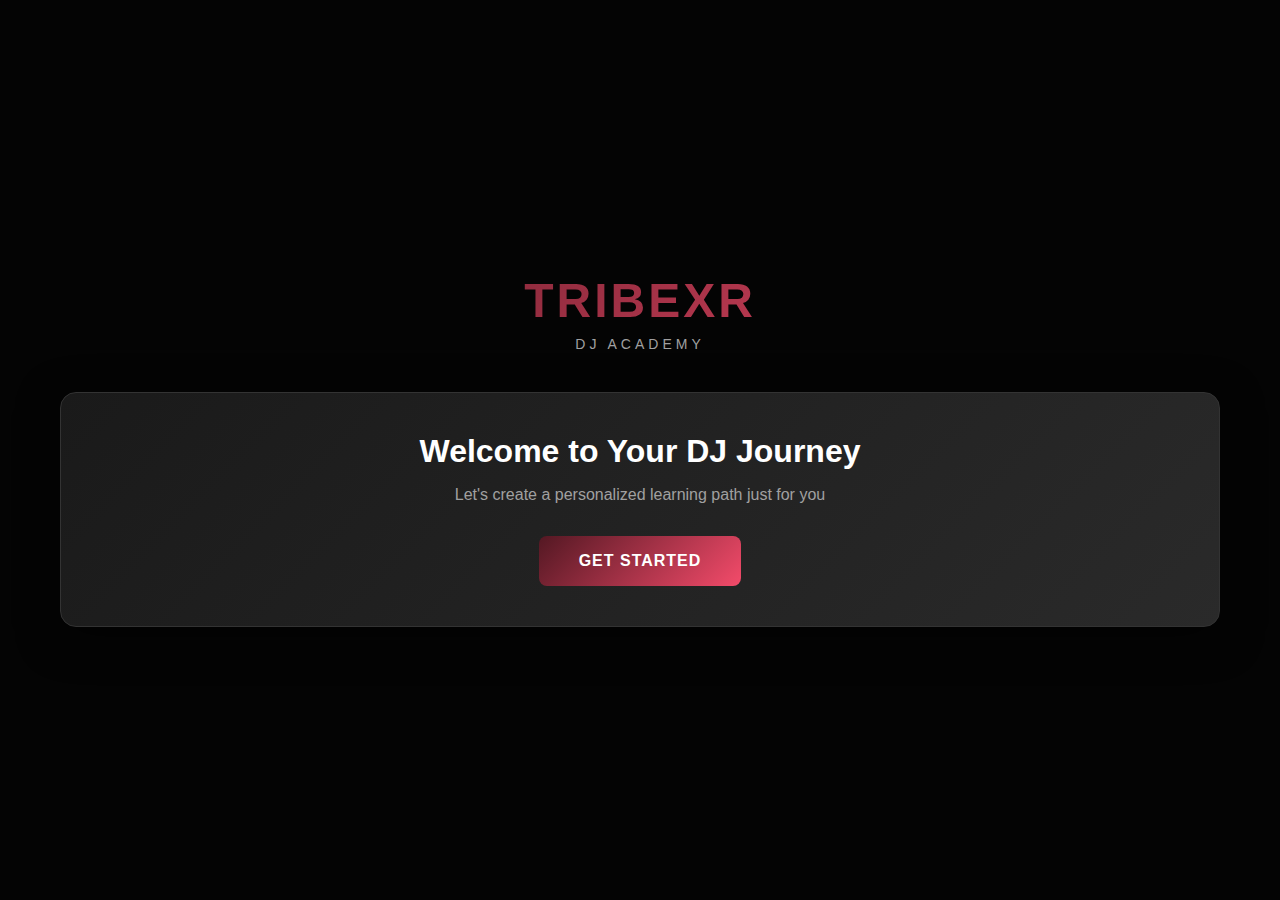
<file: index.html>
<!DOCTYPE html>
<html lang="en">
<head>
    <meta charset="UTF-8">
    <meta name="viewport" content="width=device-width, initial-scale=1.0">
    <title>TribeXR DJ Academy - Personalized Learning Journey</title>
    <link rel="stylesheet" href="styles.css">
</head>
<body>
    <div class="container">
        <!-- Welcome Screen -->
        <div class="step active" id="step-welcome">
            <div class="logo">
                <h1>TRIBEXR</h1>
                <p class="tagline">DJ ACADEMY</p>
            </div>
            <div class="content-card">
                <h2>Welcome to Your DJ Journey</h2>
                <p>Let's create a personalized learning path just for you</p>
                <button class="btn-primary" onclick="nextStep()">Get Started</button>
            </div>
        </div>

        <!-- Step 1: Skill Level -->
        <div class="step" id="step-skill">
            <div class="progress-bar">
                <div class="progress" style="width: 20%"></div>
            </div>
            <div class="content-card">
                <h2>What's your current DJ experience?</h2>
                <div class="options-grid">
                    <button class="option-card" data-value="first-timer" onclick="selectOption('skill', this)">
                        <span class="option-icon">🎧</span>
                        <h3>First Timer</h3>
                        <p>I've never DJ'd before</p>
                    </button>
                    <button class="option-card" data-value="beginner" onclick="selectOption('skill', this)">
                        <span class="option-icon">🎵</span>
                        <h3>Beginner</h3>
                        <p>I know the basics</p>
                    </button>
                    <button class="option-card" data-value="intermediate" onclick="selectOption('skill', this)">
                        <span class="option-icon">🎛️</span>
                        <h3>Intermediate</h3>
                        <p>I can mix tracks</p>
                    </button>
                    <button class="option-card" data-value="advanced" onclick="selectOption('skill', this)">
                        <span class="option-icon">🔥</span>
                        <h3>Advanced</h3>
                        <p>I perform regularly</p>
                    </button>
                </div>
                <button class="btn-secondary" onclick="previousStep()">Back</button>
            </div>
        </div>

        <!-- Step 2: Music Genre -->
        <div class="step" id="step-genre">
            <div class="progress-bar">
                <div class="progress" style="width: 40%"></div>
            </div>
            <div class="content-card">
                <h2>What music genres do you love?</h2>
                <p class="subtitle">Select all that apply</p>
                <div class="options-grid multi-select">
                    <button class="option-card" data-value="house" onclick="toggleOption('genre', this)">
                        <h3>House</h3>
                    </button>
                    <button class="option-card" data-value="edm" onclick="toggleOption('genre', this)">
                        <h3>EDM</h3>
                    </button>
                    <button class="option-card" data-value="techno" onclick="toggleOption('genre', this)">
                        <h3>Techno</h3>
                    </button>
                    <button class="option-card" data-value="tech-house" onclick="toggleOption('genre', this)">
                        <h3>Tech House</h3>
                    </button>
                    <button class="option-card" data-value="hip-hop-rnb" onclick="toggleOption('genre', this)">
                        <h3>Hip Hop / R&B</h3>
                    </button>
                    <button class="option-card" data-value="commercial" onclick="toggleOption('genre', this)">
                        <h3>Commercial</h3>
                    </button>
                </div>
                <div class="nav-buttons">
                    <button class="btn-secondary" onclick="previousStep()">Back</button>
                    <button class="btn-primary" onclick="nextStep()" disabled id="genre-next">Continue</button>
                </div>
            </div>
        </div>

        <!-- Step 3: Goals -->
        <div class="step" id="step-goals">
            <div class="progress-bar">
                <div class="progress" style="width: 60%"></div>
            </div>
            <div class="content-card">
                <h2>What are your DJ goals?</h2>
                <div class="options-grid">
                    <button class="option-card" data-value="have-fun" onclick="selectOption('goals', this)">
                        <span class="option-icon">🎉</span>
                        <h3>Have Fun</h3>
                        <p>DJ for myself and friends</p>
                    </button>
                    <button class="option-card" data-value="learn" onclick="selectOption('goals', this)">
                        <span class="option-icon">📚</span>
                        <h3>Learn</h3>
                        <p>Master the fundamentals</p>
                    </button>
                    <button class="option-card" data-value="become-pro" onclick="selectOption('goals', this)">
                        <span class="option-icon">🏆</span>
                        <h3>Become a Pro</h3>
                        <p>Perform professionally</p>
                    </button>
                </div>
                <button class="btn-secondary" onclick="previousStep()">Back</button>
            </div>
        </div>

        <!-- Step 4: Practice Frequency -->
        <div class="step" id="step-frequency">
            <div class="progress-bar">
                <div class="progress" style="width: 80%"></div>
            </div>
            <div class="content-card">
                <h2>How often will you practice?</h2>
                <div class="options-list">
                    <button class="option-list-item" data-value="daily" onclick="selectOption('frequency', this)">
                        <span>Daily</span>
                        <span class="option-detail">Every day</span>
                    </button>
                    <button class="option-list-item" data-value="few-times-week" onclick="selectOption('frequency', this)">
                        <span>A few times a week</span>
                        <span class="option-detail">3-4 times</span>
                    </button>
                    <button class="option-list-item" data-value="weekly" onclick="selectOption('frequency', this)">
                        <span>Weekly</span>
                        <span class="option-detail">Once a week</span>
                    </button>
                    <button class="option-list-item" data-value="monthly" onclick="selectOption('frequency', this)">
                        <span>Monthly</span>
                        <span class="option-detail">A few times a month</span>
                    </button>
                    <button class="option-list-item" data-value="occasionally" onclick="selectOption('frequency', this)">
                        <span>Occasionally</span>
                        <span class="option-detail">When I have time</span>
                    </button>
                </div>
                <button class="btn-secondary" onclick="previousStep()">Back</button>
            </div>
        </div>

        <!-- Step 5: Personalized Lesson Flow -->
        <div class="step" id="step-lessons">
            <div class="content-card full-width">
                <h2>Your Personalized DJ Journey</h2>
                <p class="subtitle">Based on your preferences, here's your custom learning path</p>
                
                <div class="lesson-path" id="lesson-path">
                    <!-- Dynamically generated lesson flow will appear here -->
                </div>

                <div class="lesson-library">
                    <h3>Complete Lesson Library</h3>
                    <div class="filter-tabs">
                        <button class="filter-tab active" onclick="filterLessons('all')">All Lessons</button>
                        <button class="filter-tab" onclick="filterLessons('recommended')">Recommended</button>
                        <button class="filter-tab" onclick="filterLessons('equipment')">By Equipment</button>
                        <button class="filter-tab" onclick="filterLessons('skill')">By Skill</button>
                    </div>
                    
                    <div class="table-wrapper">
                        <table id="lessons-table">
                            <thead>
                                <tr>
                                    <th>Lesson</th>
                                    <th>Skill</th>
                                    <th>Difficulty</th>
                                    <th>Equipment</th>
                                    <th>Genre</th>
                                    <th>Rating</th>
                                    <th>Action</th>
                                </tr>
                            </thead>
                            <tbody id="lessons-tbody">
                                <!-- Dynamically populated -->
                            </tbody>
                        </table>
                    </div>
                </div>

                <div class="nav-buttons">
                    <button class="btn-secondary" onclick="restartOnboarding()">Start Over</button>
                    <button class="btn-primary" onclick="startLearning()">Begin Learning</button>
                </div>
            </div>
        </div>
    </div>

    <script src="lessons-data.js"></script>
    <script src="script.js"></script>
</body>
</html>
</file>
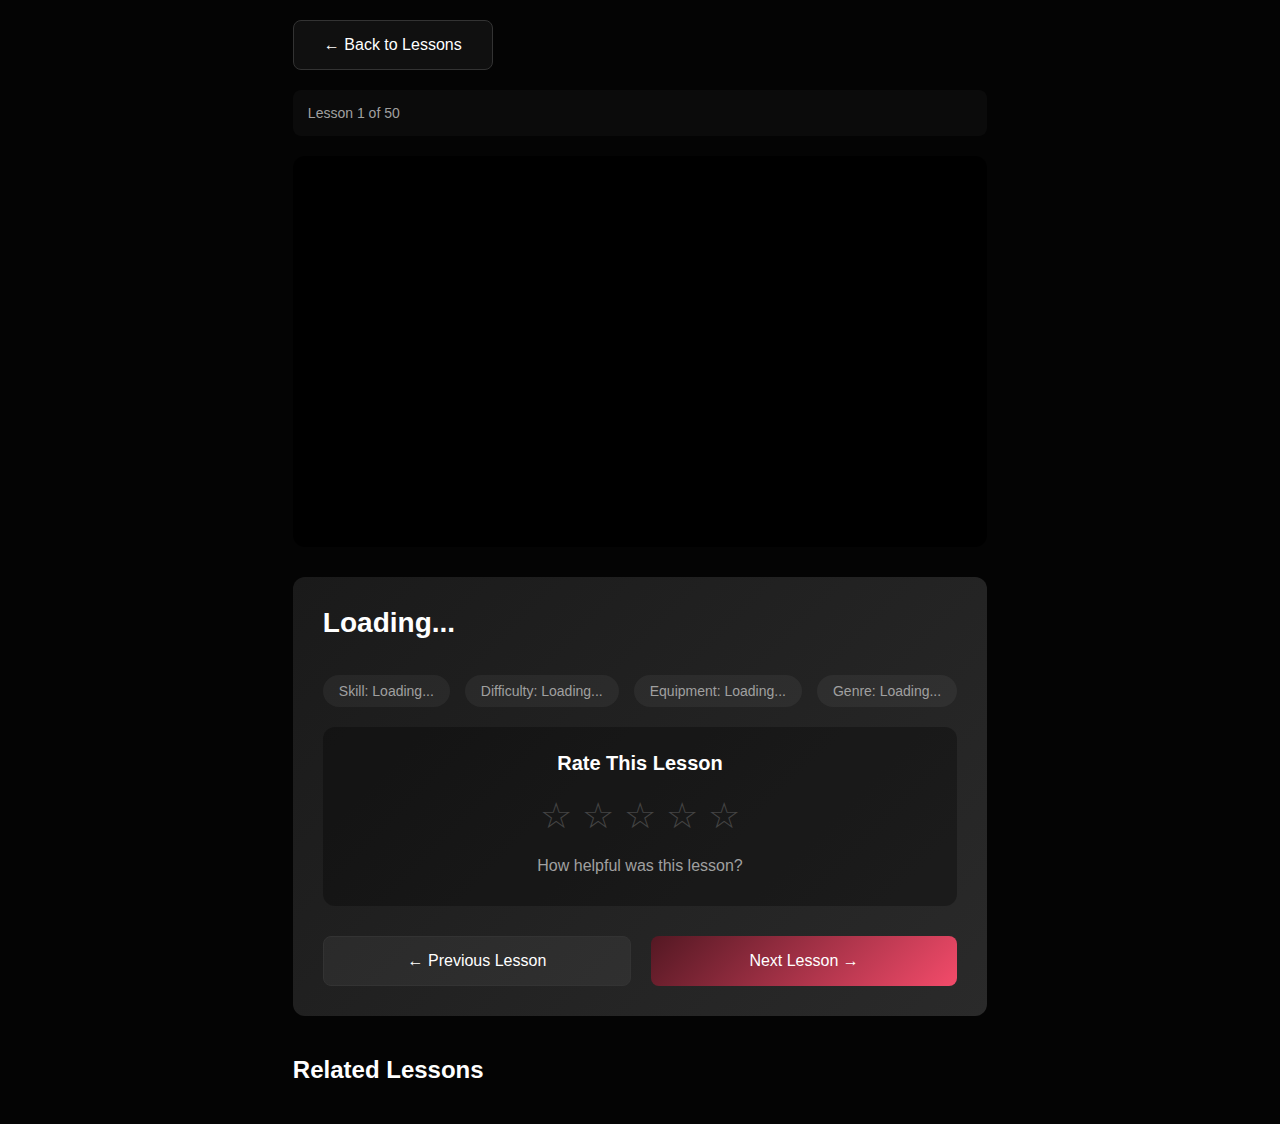
<file: lesson-viewer.html>
<!DOCTYPE html>
<html lang="en">
<head>
    <meta charset="UTF-8">
    <meta name="viewport" content="width=device-width, initial-scale=1.0">
    <title>TribeXR - Lesson Viewer</title>
    <link rel="stylesheet" href="styles.css">
    <style>
        .viewer-container {
            max-width: 1400px;
            margin: 0 auto;
            padding: 20px;
        }
        
        .video-container {
            position: relative;
            width: 100%;
            padding-bottom: 56.25%; /* 16:9 aspect ratio */
            margin-bottom: 30px;
            background: #000;
            border-radius: 12px;
            overflow: hidden;
        }
        
        .video-container iframe {
            position: absolute;
            top: 0;
            left: 0;
            width: 100%;
            height: 100%;
            border: none;
        }
        
        .lesson-details {
            background: var(--bg-card);
            border-radius: 12px;
            padding: 30px;
            margin-bottom: 30px;
        }
        
        .lesson-header {
            display: flex;
            justify-content: space-between;
            align-items: center;
            margin-bottom: 20px;
            flex-wrap: wrap;
            gap: 20px;
        }
        
        .lesson-title {
            font-size: 28px;
            font-weight: 700;
        }
        
        .lesson-metadata {
            display: flex;
            gap: 15px;
            flex-wrap: wrap;
            margin-bottom: 20px;
        }
        
        .metadata-item {
            padding: 8px 16px;
            background: rgba(255,255,255,0.05);
            border-radius: 20px;
            font-size: 14px;
            color: var(--text-secondary);
        }
        
        .rating-section {
            background: rgba(0,0,0,0.3);
            border-radius: 12px;
            padding: 25px;
            text-align: center;
        }
        
        .rating-section h3 {
            margin-bottom: 20px;
            font-size: 20px;
        }
        
        .star-rating {
            display: flex;
            justify-content: center;
            gap: 10px;
            margin-bottom: 20px;
        }
        
        .star-btn {
            background: none;
            border: none;
            font-size: 36px;
            cursor: pointer;
            color: #444;
            transition: all 0.3s ease;
            padding: 0;
        }
        
        .star-btn:hover {
            transform: scale(1.2);
        }
        
        .star-btn.filled {
            color: #FFD700;
        }
        
        .star-btn.hover {
            color: #FFA500;
        }
        
        .rating-message {
            font-size: 16px;
            color: var(--text-secondary);
            margin-top: 15px;
            min-height: 24px;
        }
        
        .rating-message.success {
            color: var(--success);
        }
        
        .navigation-buttons {
            display: flex;
            justify-content: space-between;
            gap: 20px;
            margin-top: 30px;
        }
        
        .nav-btn {
            flex: 1;
            padding: 15px 30px;
            background: rgba(255,255,255,0.05);
            border: 1px solid var(--border-color);
            border-radius: 8px;
            color: var(--text-primary);
            cursor: pointer;
            transition: all 0.3s ease;
            font-size: 16px;
        }
        
        .nav-btn:hover {
            background: rgba(255,255,255,0.1);
            transform: translateY(-2px);
        }
        
        .nav-btn.primary {
            background: var(--accent-gradient);
            border: none;
        }
        
        .progress-tracker {
            display: flex;
            align-items: center;
            gap: 10px;
            padding: 15px;
            background: rgba(255,255,255,0.03);
            border-radius: 8px;
            margin-bottom: 20px;
        }
        
        .progress-text {
            font-size: 14px;
            color: var(--text-secondary);
        }
        
        .related-lessons {
            margin-top: 40px;
        }
        
        .related-lessons h3 {
            font-size: 24px;
            margin-bottom: 20px;
        }
        
        .related-grid {
            display: grid;
            grid-template-columns: repeat(auto-fill, minmax(250px, 1fr));
            gap: 20px;
        }
        
        .related-card {
            background: rgba(255,255,255,0.03);
            border: 1px solid var(--border-color);
            border-radius: 8px;
            padding: 20px;
            cursor: pointer;
            transition: all 0.3s ease;
        }
        
        .related-card:hover {
            background: rgba(255,255,255,0.08);
            border-color: var(--accent-primary);
            transform: translateY(-4px);
        }
        
        .related-card h4 {
            font-size: 16px;
            margin-bottom: 8px;
        }
        
        .related-card p {
            font-size: 12px;
            color: var(--text-secondary);
            margin: 0;
        }
        
        @media (max-width: 768px) {
            .lesson-header {
                flex-direction: column;
                align-items: flex-start;
            }
            
            .star-btn {
                font-size: 28px;
            }
            
            .navigation-buttons {
                flex-direction: column;
            }
        }
    </style>
</head>
<body>
    <div class="viewer-container">
        <!-- Back to lessons button -->
        <button class="nav-btn" onclick="backToLessons()" style="width: auto; margin-bottom: 20px;">
            ← Back to Lessons
        </button>
        
        <!-- Progress tracker -->
        <div class="progress-tracker">
            <span class="progress-text">Lesson <span id="lesson-number">1</span> of <span id="total-lessons">50</span></span>
        </div>
        
        <!-- Video Player -->
        <div class="video-container">
            <iframe id="video-frame" 
                    src="" 
                    allow="accelerometer; autoplay; clipboard-write; encrypted-media; gyroscope; picture-in-picture" 
                    allowfullscreen>
            </iframe>
        </div>
        
        <!-- Lesson Details -->
        <div class="lesson-details">
            <div class="lesson-header">
                <h2 class="lesson-title" id="lesson-title">Loading...</h2>
            </div>
            
            <div class="lesson-metadata">
                <span class="metadata-item" id="skill-badge">Skill: Loading...</span>
                <span class="metadata-item" id="difficulty-badge">Difficulty: Loading...</span>
                <span class="metadata-item" id="equipment-badge">Equipment: Loading...</span>
                <span class="metadata-item" id="genre-badge">Genre: Loading...</span>
            </div>
            
            <!-- Rating Section -->
            <div class="rating-section">
                <h3>Rate This Lesson</h3>
                <div class="star-rating" id="star-rating">
                    <button class="star-btn" data-rating="1" onclick="setRating(1)">☆</button>
                    <button class="star-btn" data-rating="2" onclick="setRating(2)">☆</button>
                    <button class="star-btn" data-rating="3" onclick="setRating(3)">☆</button>
                    <button class="star-btn" data-rating="4" onclick="setRating(4)">☆</button>
                    <button class="star-btn" data-rating="5" onclick="setRating(5)">☆</button>
                </div>
                <div class="rating-message" id="rating-message">How helpful was this lesson?</div>
            </div>
            
            <!-- Navigation -->
            <div class="navigation-buttons">
                <button class="nav-btn" id="prev-btn" onclick="previousLesson()">← Previous Lesson</button>
                <button class="nav-btn primary" id="next-btn" onclick="nextLesson()">Next Lesson →</button>
            </div>
        </div>
        
        <!-- Related Lessons -->
        <div class="related-lessons">
            <h3>Related Lessons</h3>
            <div class="related-grid" id="related-grid">
                <!-- Dynamically populated -->
            </div>
        </div>
    </div>
    
    <script src="lessons-data.js"></script>
    <script>
        let currentLessonIndex = 0;
        let userRatings = {};
        
        // Load saved ratings from localStorage
        const savedRatings = localStorage.getItem('lessonRatings');
        if (savedRatings) {
            userRatings = JSON.parse(savedRatings);
        }
        
        // Get lesson index from URL parameter
        const urlParams = new URLSearchParams(window.location.search);
        const lessonIndex = urlParams.get('lesson');
        if (lessonIndex !== null) {
            currentLessonIndex = parseInt(lessonIndex);
        }
        
        function loadLesson(index) {
            if (index < 0 || index >= lessons.length) return;
            
            currentLessonIndex = index;
            const lesson = lessons[index];
            
            // Update URL without reloading
            const newUrl = `${window.location.pathname}?lesson=${index}`;
            window.history.replaceState({}, '', newUrl);
            
            // Update video
            const videoId = extractVideoId(lesson.link);
            document.getElementById('video-frame').src = `https://www.youtube.com/embed/${videoId}?rel=0`;
            
            // Update lesson details
            document.getElementById('lesson-title').textContent = lesson.name;
            document.getElementById('skill-badge').textContent = `Skill: ${lesson.skill}`;
            document.getElementById('difficulty-badge').textContent = `Difficulty: ${lesson.difficulty}`;
            document.getElementById('equipment-badge').textContent = `Equipment: ${lesson.equipment}`;
            document.getElementById('genre-badge').textContent = `Genre: ${lesson.genre}`;
            
            // Update progress
            document.getElementById('lesson-number').textContent = index + 1;
            document.getElementById('total-lessons').textContent = lessons.length;
            
            // Update navigation buttons
            document.getElementById('prev-btn').disabled = index === 0;
            document.getElementById('next-btn').disabled = index === lessons.length - 1;
            
            // Load saved rating if exists
            if (userRatings[lesson.name]) {
                updateStars(userRatings[lesson.name]);
                document.getElementById('rating-message').textContent = `You rated this lesson ${userRatings[lesson.name]} stars`;
                document.getElementById('rating-message').classList.add('success');
            } else {
                updateStars(0);
                document.getElementById('rating-message').textContent = 'How helpful was this lesson?';
                document.getElementById('rating-message').classList.remove('success');
            }
            
            // Load related lessons
            loadRelatedLessons(lesson);
            
            // Scroll to top
            window.scrollTo(0, 0);
        }
        
        function extractVideoId(url) {
            const match = url.match(/(?:youtube\.com\/watch\?v=|youtu\.be\/)([^&\n?#]+)/);
            return match ? match[1] : '';
        }
        
        function setRating(rating) {
            const lesson = lessons[currentLessonIndex];
            userRatings[lesson.name] = rating;
            
            // Save to localStorage
            localStorage.setItem('lessonRatings', JSON.stringify(userRatings));
            
            // Update UI
            updateStars(rating);
            
            // Show success message
            const message = document.getElementById('rating-message');
            message.textContent = `Thank you! You rated this lesson ${rating} star${rating > 1 ? 's' : ''}`;
            message.classList.add('success');
            
            // Animate stars
            const stars = document.querySelectorAll('.star-btn');
            stars.forEach((star, index) => {
                if (index < rating) {
                    star.style.transform = 'scale(1.2)';
                    setTimeout(() => {
                        star.style.transform = 'scale(1)';
                    }, 300);
                }
            });
        }
        
        function updateStars(rating) {
            const stars = document.querySelectorAll('.star-btn');
            stars.forEach((star, index) => {
                if (index < rating) {
                    star.textContent = '★';
                    star.classList.add('filled');
                } else {
                    star.textContent = '☆';
                    star.classList.remove('filled');
                }
            });
        }
        
        // Add hover effect for stars
        document.querySelectorAll('.star-btn').forEach((star, index) => {
            star.addEventListener('mouseenter', () => {
                const stars = document.querySelectorAll('.star-btn');
                stars.forEach((s, i) => {
                    if (i <= index) {
                        s.classList.add('hover');
                    } else {
                        s.classList.remove('hover');
                    }
                });
            });
        });
        
        document.getElementById('star-rating').addEventListener('mouseleave', () => {
            document.querySelectorAll('.star-btn').forEach(star => {
                star.classList.remove('hover');
            });
        });
        
        function previousLesson() {
            if (currentLessonIndex > 0) {
                loadLesson(currentLessonIndex - 1);
            }
        }
        
        function nextLesson() {
            if (currentLessonIndex < lessons.length - 1) {
                loadLesson(currentLessonIndex + 1);
            }
        }
        
        function backToLessons() {
            // Check if user has completed onboarding and should return to lessons\n            const savedProfile = localStorage.getItem('tribexr-user-profile');\n            if (savedProfile) {\n                const profile = JSON.parse(savedProfile);\n                if (profile.completedOnboarding) {\n                    // Return directly to lessons page\n                    window.location.href = 'index.html?skipToLessons=true';\n                    return;\n                }\n            }\n            \n            // Fallback to regular index\n            window.location.href = 'index.html';\n        }
        
        function loadRelatedLessons(currentLesson) {
            const related = lessons.filter(lesson => 
                (lesson.skill === currentLesson.skill || 
                 lesson.genre === currentLesson.genre ||
                 lesson.equipment === currentLesson.equipment) &&
                lesson.name !== currentLesson.name
            ).slice(0, 4);
            
            const grid = document.getElementById('related-grid');
            grid.innerHTML = related.map((lesson, i) => {
                const lessonIndex = lessons.findIndex(l => l.name === lesson.name);
                return `
                    <div class="related-card" onclick="loadLesson(${lessonIndex})">
                        <h4>${lesson.name}</h4>
                        <p>${lesson.skill} • ${lesson.difficulty}</p>
                    </div>
                `;
            }).join('');
        }
        
        // Initialize
        loadLesson(currentLessonIndex);
    </script>
</body>
</html>
</file>
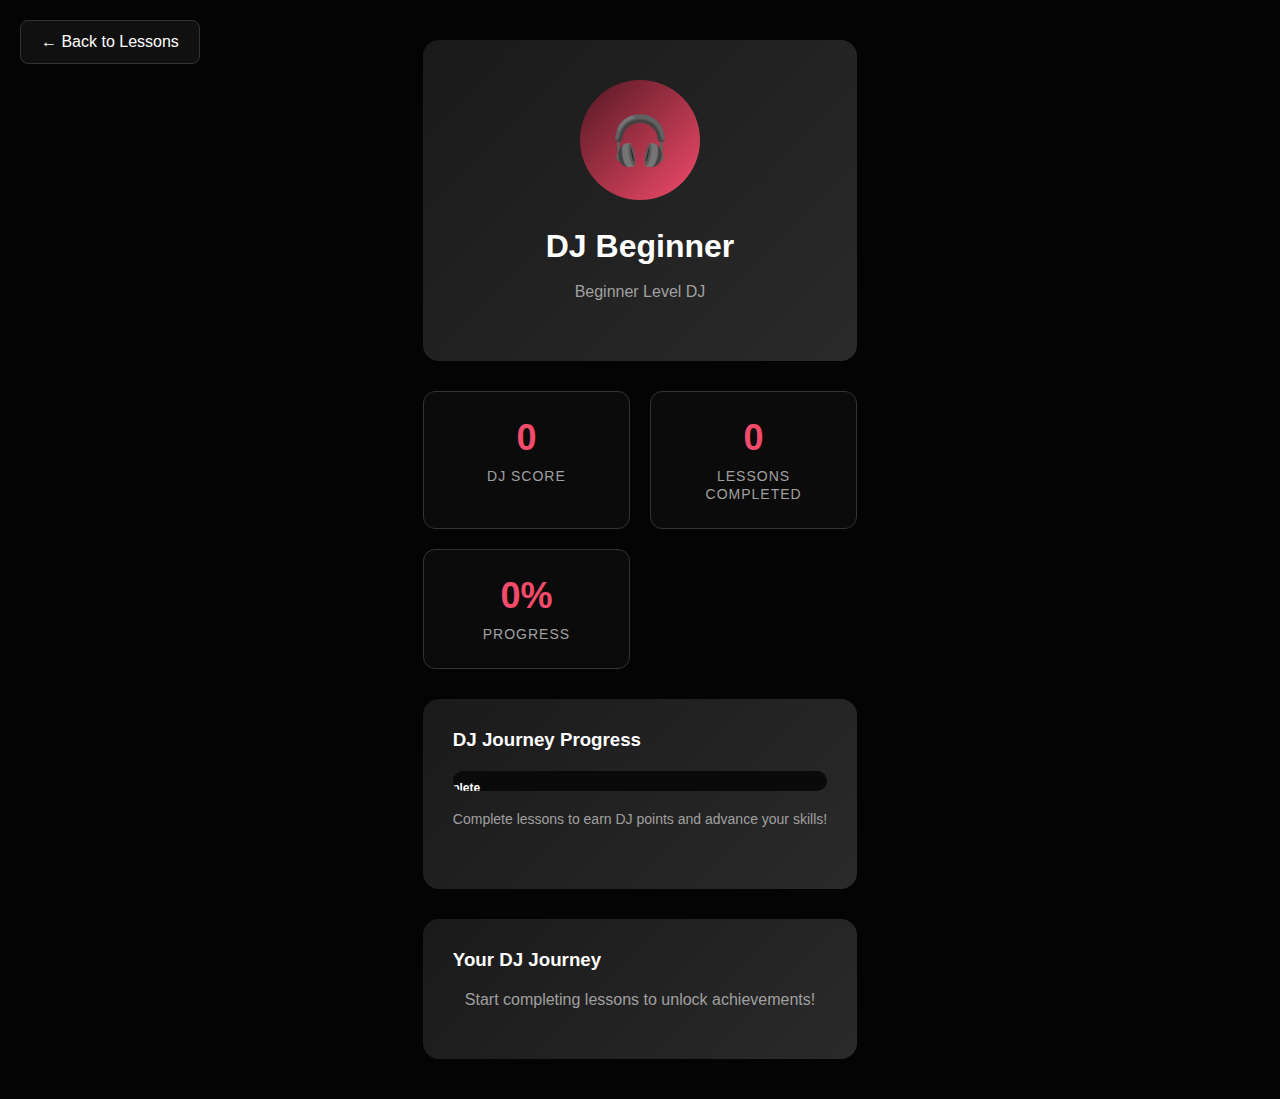
<file: profile.html>
<!DOCTYPE html>
<html lang="en">
<head>
    <meta charset="UTF-8">
    <meta name="viewport" content="width=device-width, initial-scale=1.0">
    <title>TribeXR - DJ Profile</title>
    <link rel="stylesheet" href="styles.css">
    <style>
        .profile-container {
            max-width: 800px;
            margin: 0 auto;
            padding: 40px 20px;
        }
        
        .profile-header {
            background: var(--bg-card);
            border-radius: 16px;
            padding: 40px;
            margin-bottom: 30px;
            text-align: center;
            position: relative;
        }
        
        .profile-picture {
            width: 120px;
            height: 120px;
            border-radius: 50%;
            background: var(--accent-gradient);
            margin: 0 auto 20px;
            display: flex;
            align-items: center;
            justify-content: center;
            font-size: 48px;
            color: white;
            cursor: pointer;
            transition: all 0.3s ease;
        }
        
        .profile-picture:hover {
            transform: scale(1.05);
        }
        
        .dj-name {
            font-size: 32px;
            font-weight: 700;
            margin-bottom: 10px;
            color: var(--text-primary);
            cursor: pointer;
            display: inline-block;
            padding: 8px 16px;
            border-radius: 8px;
            transition: all 0.3s ease;
        }
        
        .dj-name:hover {
            background: rgba(255,255,255,0.05);
        }
        
        .dj-name-input {
            font-size: 32px;
            font-weight: 700;
            background: var(--bg-secondary);
            border: 2px solid var(--accent-primary);
            border-radius: 8px;
            padding: 8px 16px;
            color: var(--text-primary);
            text-align: center;
            max-width: 300px;
        }
        
        .profile-level {
            font-size: 16px;
            color: var(--text-secondary);
            margin-bottom: 20px;
        }
        
        .profile-stats-grid {
            display: grid;
            grid-template-columns: repeat(auto-fit, minmax(200px, 1fr));
            gap: 20px;
            margin-bottom: 30px;
        }
        
        .stat-card {
            background: rgba(255,255,255,0.03);
            border: 1px solid var(--border-color);
            border-radius: 12px;
            padding: 25px;
            text-align: center;
        }
        
        .stat-number {
            font-size: 36px;
            font-weight: 700;
            color: var(--accent-primary);
            display: block;
            margin-bottom: 8px;
        }
        
        .stat-label {
            font-size: 14px;
            color: var(--text-secondary);
            text-transform: uppercase;
            letter-spacing: 1px;
        }
        
        .progress-section {
            background: var(--bg-card);
            border-radius: 16px;
            padding: 30px;
            margin-bottom: 30px;
        }
        
        .progress-bar-container {
            background: var(--bg-secondary);
            border-radius: 20px;
            height: 20px;
            margin: 20px 0;
            overflow: hidden;
        }
        
        .progress-bar-fill {
            background: var(--accent-gradient);
            height: 100%;
            border-radius: 20px;
            transition: width 0.8s ease;
            position: relative;
        }
        
        .progress-text {
            position: absolute;
            top: 50%;
            left: 50%;
            transform: translate(-50%, -50%);
            font-size: 12px;
            font-weight: 600;
            color: white;
            z-index: 2;
        }
        
        .achievements-section {
            background: var(--bg-card);
            border-radius: 16px;
            padding: 30px;
        }
        
        .achievement-badge {
            display: inline-block;
            background: var(--accent-secondary);
            color: var(--text-primary);
            padding: 8px 16px;
            border-radius: 20px;
            font-size: 14px;
            margin: 5px;
            border: 1px solid var(--accent-primary);
        }
        
        .back-btn {
            position: absolute;
            top: 20px;
            left: 20px;
            background: rgba(255,255,255,0.05);
            border: 1px solid var(--border-color);
            border-radius: 8px;
            padding: 12px 20px;
            color: var(--text-primary);
            text-decoration: none;
            transition: all 0.3s ease;
        }
        
        .back-btn:hover {
            background: rgba(255,255,255,0.1);
            transform: translateY(-2px);
        }
        
        @media (max-width: 768px) {
            .profile-header {
                padding: 30px 20px;
            }
            
            .dj-name, .dj-name-input {
                font-size: 24px;
            }
            
            .stat-number {
                font-size: 28px;
            }
        }
    </style>
</head>
<body>
    <div class="profile-container">
        <a href="index.html?skipToLessons=true" class="back-btn">← Back to Lessons</a>
        
        <div class="profile-header">
            <div class="profile-picture" onclick="changePicture()">🎧</div>
            <h1 class="dj-name" id="dj-name" onclick="editName()">DJ Beginner</h1>
            <p class="profile-level" id="profile-level">Beginner Level DJ</p>
        </div>
        
        <div class="profile-stats-grid">
            <div class="stat-card">
                <span class="stat-number" id="dj-score">0</span>
                <span class="stat-label">DJ Score</span>
            </div>
            <div class="stat-card">
                <span class="stat-number" id="lessons-completed">0</span>
                <span class="stat-label">Lessons Completed</span>
            </div>
            <div class="stat-card">
                <span class="stat-number" id="completion-percentage">0%</span>
                <span class="stat-label">Progress</span>
            </div>
        </div>
        
        <div class="progress-section">
            <h3>DJ Journey Progress</h3>
            <div class="progress-bar-container">
                <div class="progress-bar-fill" id="progress-bar" style="width: 0%">
                    <span class="progress-text" id="progress-text">0% Complete</span>
                </div>
            </div>
            <p style="color: var(--text-secondary); font-size: 14px;">Complete lessons to earn DJ points and advance your skills!</p>
        </div>
        
        <div class="achievements-section">
            <h3>Your DJ Journey</h3>
            <div id="achievements-container">
                <p style="color: var(--text-secondary); margin: 20px 0;">Start completing lessons to unlock achievements!</p>
            </div>
        </div>
    </div>
    
    <script>
        let userProfile = {};
        
        // Load user profile
        function loadProfile() {
            const savedProfile = localStorage.getItem('tribexr-user-profile');
            if (savedProfile) {
                userProfile = { ...{
                    djName: 'DJ Beginner',
                    completedLessons: [],
                    djScore: 0,
                    completionPercentage: 0,
                    skill: 'beginner'
                }, ...JSON.parse(savedProfile) };
            } else {
                userProfile = {
                    djName: 'DJ Beginner',
                    completedLessons: [],
                    djScore: 0,
                    completionPercentage: 0,
                    skill: 'beginner'
                };
            }
            updateProfileDisplay();
        }
        
        // Update profile display
        function updateProfileDisplay() {
            document.getElementById('dj-name').textContent = userProfile.djName || 'DJ Beginner';
            document.getElementById('dj-score').textContent = userProfile.djScore || 0;
            document.getElementById('lessons-completed').textContent = userProfile.completedLessons ? userProfile.completedLessons.length : 0;
            document.getElementById('completion-percentage').textContent = `${userProfile.completionPercentage || 0}%`;
            
            // Update progress bar
            const progressBar = document.getElementById('progress-bar');
            const progressText = document.getElementById('progress-text');
            const percentage = userProfile.completionPercentage || 0;
            progressBar.style.width = `${percentage}%`;
            progressText.textContent = `${percentage}% Complete`;
            
            // Update skill level
            const skillText = userProfile.skill ? userProfile.skill.replace('-', ' ').replace(/\b\w/g, l => l.toUpperCase()) : 'Beginner';
            document.getElementById('profile-level').textContent = `${skillText} Level DJ`;
            
            // Update achievements
            updateAchievements();
        }
        
        // Update achievements based on progress
        function updateAchievements() {
            const container = document.getElementById('achievements-container');
            const completedCount = userProfile.completedLessons ? userProfile.completedLessons.length : 0;
            const score = userProfile.djScore || 0;
            
            let achievements = [];
            
            if (completedCount >= 1) achievements.push('First Lesson Complete 🎯');
            if (completedCount >= 5) achievements.push('Quick Learner 🚀');
            if (completedCount >= 10) achievements.push('Dedicated Student 📚');
            if (completedCount >= 25) achievements.push('DJ Enthusiast 🎧');
            if (score >= 100) achievements.push('Century Club 💯');
            if (score >= 250) achievements.push('Point Master ⭐');
            if (userProfile.completionPercentage >= 50) achievements.push('Halfway Hero 🏆');
            if (userProfile.completionPercentage >= 100) achievements.push('DJ Graduate 🎓');
            
            if (achievements.length > 0) {
                container.innerHTML = achievements.map(achievement => 
                    `<span class="achievement-badge">${achievement}</span>`
                ).join('');
            } else {
                container.innerHTML = '<p style="color: var(--text-secondary); margin: 20px 0;">Start completing lessons to unlock achievements!</p>';
            }
        }
        
        // Edit DJ name
        function editName() {
            const nameElement = document.getElementById('dj-name');
            const currentName = nameElement.textContent;
            
            const input = document.createElement('input');
            input.type = 'text';
            input.value = currentName;
            input.className = 'dj-name-input';
            input.maxLength = 30;
            
            nameElement.parentNode.replaceChild(input, nameElement);
            input.focus();
            input.select();
            
            function saveName() {
                const newName = input.value.trim() || 'DJ Beginner';
                userProfile.djName = newName;
                localStorage.setItem('tribexr-user-profile', JSON.stringify(userProfile));
                
                const newNameElement = document.createElement('h1');
                newNameElement.className = 'dj-name';
                newNameElement.id = 'dj-name';
                newNameElement.textContent = newName;
                newNameElement.onclick = editName;
                
                input.parentNode.replaceChild(newNameElement, input);
            }
            
            input.addEventListener('blur', saveName);
            input.addEventListener('keypress', (e) => {
                if (e.key === 'Enter') {
                    saveName();
                }
            });
        }
        
        // Change profile picture (placeholder function)
        function changePicture() {
            const pictures = ['🎧', '🎵', '🎶', '🎤', '🔥', '⭐', '🚀', '💿'];
            const current = document.querySelector('.profile-picture').textContent;
            const currentIndex = pictures.indexOf(current);
            const nextIndex = (currentIndex + 1) % pictures.length;
            document.querySelector('.profile-picture').textContent = pictures[nextIndex];
        }
        
        // Initialize on page load
        loadProfile();
    </script>
</body>
</html>
</file>
<file: styles.css>
:root {
    --bg-primary: #040404;
    --bg-secondary: #0a0a0a;
    --bg-card: linear-gradient(135deg, #1a1a1a 0%, #2a2a2a 100%);
    --accent-primary: #F34B6A;
    --accent-secondary: #541823;
    --accent-gradient: linear-gradient(135deg, #541823 0%, #F34B6A 100%);
    --text-primary: #ffffff;
    --text-secondary: #a0a0a0;
    --border-color: #333333;
    --success: #4CAF50;
    --warning: #FF9800;
}

* {
    margin: 0;
    padding: 0;
    box-sizing: border-box;
}

body {
    font-family: -apple-system, BlinkMacSystemFont, 'Segoe UI', Roboto, 'Helvetica Neue', Arial, sans-serif;
    background: var(--bg-primary);
    color: var(--text-primary);
    min-height: 100vh;
    display: flex;
    align-items: center;
    justify-content: center;
    overflow-x: hidden;
}

.container {
    width: 100%;
    max-width: 1200px;
    padding: 20px;
}

.step {
    display: none;
    animation: fadeIn 0.5s ease-in-out;
}

.step.active {
    display: block;
}

@keyframes fadeIn {
    from {
        opacity: 0;
        transform: translateY(20px);
    }
    to {
        opacity: 1;
        transform: translateY(0);
    }
}

.logo {
    text-align: center;
    margin-bottom: 40px;
}

.logo h1 {
    font-size: 48px;
    font-weight: 900;
    letter-spacing: 3px;
    background: var(--accent-gradient);
    -webkit-background-clip: text;
    -webkit-text-fill-color: transparent;
    background-clip: text;
    margin-bottom: 8px;
}

.tagline {
    font-size: 14px;
    letter-spacing: 4px;
    color: var(--text-secondary);
    text-transform: uppercase;
}

.progress-bar {
    width: 100%;
    height: 4px;
    background: var(--border-color);
    border-radius: 2px;
    margin-bottom: 40px;
    overflow: hidden;
}

.progress {
    height: 100%;
    background: var(--accent-gradient);
    transition: width 0.5s ease;
}

.content-card {
    background: var(--bg-card);
    border-radius: 16px;
    padding: 40px;
    box-shadow: 0 10px 40px rgba(0,0,0,0.5);
    border: 1px solid var(--border-color);
}

.content-card.full-width {
    max-width: none;
}

h2 {
    font-size: 32px;
    margin-bottom: 16px;
    text-align: center;
    font-weight: 700;
}

p {
    color: var(--text-secondary);
    text-align: center;
    margin-bottom: 32px;
}

.subtitle {
    font-size: 18px;
    margin-bottom: 32px;
}

.btn-primary, .btn-secondary {
    padding: 16px 40px;
    border-radius: 8px;
    font-size: 16px;
    font-weight: 600;
    border: none;
    cursor: pointer;
    transition: all 0.3s ease;
    text-transform: uppercase;
    letter-spacing: 1px;
    display: block;
    margin: 0 auto;
}

.btn-primary {
    background: var(--accent-gradient);
    color: white;
}

.btn-primary:hover:not(:disabled) {
    transform: translateY(-2px);
    box-shadow: 0 10px 30px rgba(243, 75, 106, 0.3);
}

.btn-primary:disabled {
    opacity: 0.5;
    cursor: not-allowed;
}

.btn-secondary {
    background: transparent;
    color: var(--text-secondary);
    border: 1px solid var(--border-color);
}

.btn-secondary:hover {
    background: rgba(255,255,255,0.05);
    color: var(--text-primary);
}

.options-grid {
    display: grid;
    grid-template-columns: repeat(auto-fit, minmax(200px, 1fr));
    gap: 20px;
    margin-bottom: 32px;
}

.option-card {
    background: rgba(255,255,255,0.03);
    border: 2px solid var(--border-color);
    border-radius: 12px;
    padding: 24px;
    cursor: pointer;
    transition: all 0.3s ease;
    text-align: center;
}

.option-card:hover {
    background: rgba(255,255,255,0.08);
    border-color: var(--accent-primary);
    transform: translateY(-4px);
}

.option-card.selected {
    background: rgba(243, 75, 106, 0.1);
    border-color: var(--accent-primary);
    box-shadow: 0 0 20px rgba(243, 75, 106, 0.2);
}

.option-icon {
    font-size: 48px;
    display: block;
    margin-bottom: 16px;
}

.option-card h3 {
    font-size: 20px;
    margin-bottom: 8px;
    color: var(--text-primary);
}

.option-card p {
    font-size: 14px;
    color: var(--text-secondary);
    margin: 0;
}

.multi-select .option-card {
    padding: 16px 24px;
}

.multi-select .option-card h3 {
    margin: 0;
    font-size: 18px;
}

.options-list {
    display: flex;
    flex-direction: column;
    gap: 12px;
    margin-bottom: 32px;
}

.option-list-item {
    background: rgba(255,255,255,0.03);
    border: 1px solid var(--border-color);
    border-radius: 8px;
    padding: 20px 24px;
    cursor: pointer;
    transition: all 0.3s ease;
    display: flex;
    justify-content: space-between;
    align-items: center;
    text-align: left;
    color: var(--text-primary);
    font-size: 16px;
}

.option-list-item:hover {
    background: rgba(255,255,255,0.08);
    border-color: var(--accent-primary);
}

.option-list-item.selected {
    background: rgba(243, 75, 106, 0.1);
    border-color: var(--accent-primary);
}

.option-detail {
    color: var(--text-secondary);
    font-size: 14px;
}

.nav-buttons {
    display: flex;
    justify-content: space-between;
    gap: 20px;
    margin-top: 32px;
}

.nav-buttons .btn-primary,
.nav-buttons .btn-secondary {
    margin: 0;
    flex: 1;
}

.lesson-path {
    display: flex;
    flex-direction: column;
    gap: 24px;
    margin-bottom: 48px;
    padding: 32px;
    background: rgba(0,0,0,0.5);
    border-radius: 12px;
}

.lesson-step {
    display: flex;
    align-items: center;
    gap: 24px;
    padding: 20px;
    background: rgba(255,255,255,0.03);
    border-radius: 8px;
    border-left: 4px solid var(--accent-primary);
    transition: all 0.3s ease;
}

.lesson-step:hover {
    background: rgba(255,255,255,0.08);
    transform: translateX(8px);
}

.step-number {
    width: 48px;
    height: 48px;
    background: var(--accent-gradient);
    border-radius: 50%;
    display: flex;
    align-items: center;
    justify-content: center;
    font-weight: bold;
    font-size: 20px;
    flex-shrink: 0;
}

.lesson-info {
    flex: 1;
}

.lesson-info h4 {
    font-size: 18px;
    margin-bottom: 4px;
}

.lesson-info p {
    font-size: 14px;
    color: var(--text-secondary);
    margin: 0;
    text-align: left;
}

.lesson-meta {
    display: flex;
    gap: 12px;
    margin-top: 8px;
}

.meta-badge {
    padding: 4px 12px;
    border-radius: 16px;
    font-size: 12px;
    background: rgba(255,255,255,0.1);
    color: var(--text-secondary);
}

.meta-badge.easy {
    background: rgba(76, 175, 80, 0.2);
    color: #4CAF50;
}

.meta-badge.medium {
    background: rgba(255, 152, 0, 0.2);
    color: #FF9800;
}

.meta-badge.hard {
    background: rgba(243, 75, 106, 0.2);
    color: var(--accent-primary);
}

.lesson-library {
    margin-top: 48px;
}

.lesson-header {
    display: flex;
    justify-content: space-between;
    align-items: flex-start;
    margin-bottom: 32px;
    flex-wrap: wrap;
    gap: 20px;
}

.profile-actions {
    display: flex;
    gap: 12px;
    flex-wrap: wrap;
}

.profile-actions .btn-secondary {
    margin: 0;
    padding: 10px 20px;
    font-size: 14px;
    white-space: nowrap;
}

.lesson-library h3 {
    font-size: 24px;
    margin-bottom: 24px;
}

.filter-tabs {
    display: flex;
    gap: 12px;
    margin-bottom: 24px;
    flex-wrap: wrap;
}

.filter-tab {
    padding: 12px 24px;
    background: transparent;
    border: 1px solid var(--border-color);
    border-radius: 8px;
    color: var(--text-secondary);
    cursor: pointer;
    transition: all 0.3s ease;
    font-size: 14px;
}

.filter-tab:hover {
    background: rgba(255,255,255,0.05);
    color: var(--text-primary);
}

.filter-tab.active {
    background: var(--accent-gradient);
    color: white;
    border-color: transparent;
}

.table-wrapper {
    overflow-x: auto;
    border-radius: 8px;
    border: 1px solid var(--border-color);
}

table {
    width: 100%;
    border-collapse: collapse;
}

thead {
    background: rgba(255,255,255,0.05);
}

th {
    padding: 16px;
    text-align: left;
    font-weight: 600;
    font-size: 14px;
    text-transform: uppercase;
    letter-spacing: 1px;
    color: var(--text-secondary);
    border-bottom: 1px solid var(--border-color);
}

td {
    padding: 16px;
    border-bottom: 1px solid rgba(255,255,255,0.05);
    font-size: 14px;
}

tr:hover {
    background: rgba(255,255,255,0.03);
}

.skill-badge {
    display: inline-block;
    padding: 4px 12px;
    border-radius: 16px;
    font-size: 12px;
}

.difficulty-indicator {
    display: inline-flex;
    gap: 4px;
}

.difficulty-dot {
    width: 8px;
    height: 8px;
    border-radius: 50%;
    background: var(--border-color);
}

.difficulty-dot.filled {
    background: var(--accent-primary);
}

.rating {
    display: flex;
    align-items: center;
    gap: 4px;
}

.star {
    color: #FFD700;
}

.btn-small {
    padding: 8px 16px;
    font-size: 12px;
    background: var(--accent-gradient);
    border: none;
    border-radius: 6px;
    color: white;
    cursor: pointer;
    transition: all 0.3s ease;
    text-transform: uppercase;
    letter-spacing: 1px;
}

.btn-small:hover {
    transform: translateY(-2px);
    box-shadow: 0 4px 12px rgba(243, 75, 106, 0.3);
}

/* Lesson Start Buttons */
.lesson-start-btn {
    padding: 12px 24px;
    border: none;
    border-radius: 8px;
    font-size: 14px;
    font-weight: 600;
    cursor: pointer;
    transition: all 0.3s ease;
    margin-top: 15px;
    min-width: 140px;
}

.lesson-start-btn.btn-primary {
    background: var(--accent-gradient);
    color: white;
}

.lesson-start-btn.btn-primary:hover {
    transform: translateY(-2px);
    box-shadow: 0 6px 20px rgba(243, 75, 106, 0.4);
}

.lesson-start-btn.btn-completed {
    background: var(--success);
    color: white;
    cursor: default;
}

.lesson-start-btn.btn-completed:hover {
    transform: none;
    box-shadow: none;
}

/* Completed lesson styling */
.lesson-step.completed {
    opacity: 0.8;
    border-left: 4px solid var(--success);
}

.step-number.completed {
    background: var(--success);
    color: white;
}

/* Profile stats styling */
.profile-stats {
    display: flex;
    flex-direction: column;
    gap: 12px;
}

.stats-row {
    display: flex;
    gap: 30px;
    flex-wrap: wrap;
}

.stat {
    font-size: 14px;
    color: var(--text-secondary);
}

.stat strong {
    color: var(--accent-primary);
}

/* User rating styles in lesson table */
.user-rating {
    display: inline-flex;
    align-items: center;
    gap: 4px;
    font-size: 13px;
    font-weight: 500;
}

.user-rating.thumbs-up {
    color: var(--success);
}

.user-rating.thumbs-down {
    color: #f44336;
}

.no-rating {
    color: var(--text-secondary);
    font-size: 12px;
    font-style: italic;
}

/* Main Navigation */
.main-nav {
    display: flex;
    justify-content: space-between;
    align-items: center;
    padding: 20px 0;
    margin-bottom: 20px;
    border-bottom: 1px solid var(--border-color);
}

.nav-logo h1 {
    font-size: 24px;
    margin: 0;
    background: var(--accent-gradient);
    -webkit-background-clip: text;
    -webkit-text-fill-color: transparent;
    background-clip: text;
}

.nav-logo p {
    font-size: 12px;
    color: var(--text-secondary);
    margin: 0;
}

.nav-buttons {
    display: flex;
    gap: 0;
    background: rgba(255,255,255,0.05);
    border-radius: 8px;
    padding: 4px;
}

.nav-tab {
    padding: 12px 24px;
    background: none;
    border: none;
    color: var(--text-secondary);
    cursor: pointer;
    transition: all 0.3s ease;
    font-weight: 600;
    font-size: 14px;
    border-radius: 6px;
}

.nav-tab.active {
    background: var(--accent-gradient);
    color: white;
}

.nav-tab:hover:not(.active) {
    color: var(--text-primary);
    background: rgba(255,255,255,0.1);
}

/* Main Sections */
.main-section {
    animation: fadeIn 0.5s ease-in-out;
}

/* Placeholder Content */
.placeholder-content {
    text-align: center;
    padding: 80px 40px;
    background: rgba(255,255,255,0.03);
    border: 2px dashed var(--border-color);
    border-radius: 16px;
    margin: 40px 0;
}

.placeholder-icon {
    font-size: 64px;
    margin-bottom: 20px;
}

.placeholder-content h3 {
    font-size: 24px;
    color: var(--text-primary);
    margin-bottom: 16px;
}

.placeholder-content p {
    color: var(--text-secondary);
    max-width: 500px;
    margin: 0 auto 30px;
    line-height: 1.6;
}

.coming-soon {
    display: inline-block;
}

.badge {
    background: var(--accent-gradient);
    color: white;
    padding: 8px 16px;
    border-radius: 20px;
    font-size: 12px;
    font-weight: 600;
}

/* Performance Content */
.performance-content {
    display: grid;
    grid-template-columns: 2fr 1fr;
    gap: 40px;
    margin: 40px 0;
}

.performance-content .video-container {
    position: relative;
    width: 100%;
    padding-bottom: 56.25%;
    background: #000;
    border-radius: 12px;
    overflow: hidden;
}

.performance-content .video-container iframe {
    position: absolute;
    top: 0;
    left: 0;
    width: 100%;
    height: 100%;
    border: none;
}

.performance-info {
    display: flex;
    flex-direction: column;
    justify-content: center;
}

.performance-info h3 {
    font-size: 24px;
    margin-bottom: 16px;
    color: var(--text-primary);
}

.performance-info p {
    color: var(--text-secondary);
    line-height: 1.6;
}

.section-header {
    text-align: center;
    margin-bottom: 20px;
}

.section-header h2 {
    font-size: 32px;
    margin-bottom: 8px;
}

.section-header .subtitle {
    color: var(--text-secondary);
}

@media (max-width: 768px) {
    .options-grid {
        grid-template-columns: 1fr;
    }
    
    .nav-buttons {
        flex-direction: column;
    }
    
    .lesson-step {
        flex-direction: column;
        text-align: center;
    }
    
    .lesson-info p {
        text-align: center;
    }
    
    .table-wrapper {
        font-size: 12px;
    }
    
    th, td {
        padding: 8px;
    }
    
    .main-nav {
        flex-direction: column;
        gap: 15px;
        text-align: center;
    }
    
    .nav-buttons {
        width: 100%;
        justify-content: center;
    }
    
    .nav-tab {
        padding: 10px 20px;
        font-size: 13px;
    }
    
    .performance-content {
        grid-template-columns: 1fr;
        gap: 20px;
    }
    
    .placeholder-content {
        padding: 60px 20px;
    }
    
    .placeholder-icon {
        font-size: 48px;
    }
}
</file>
